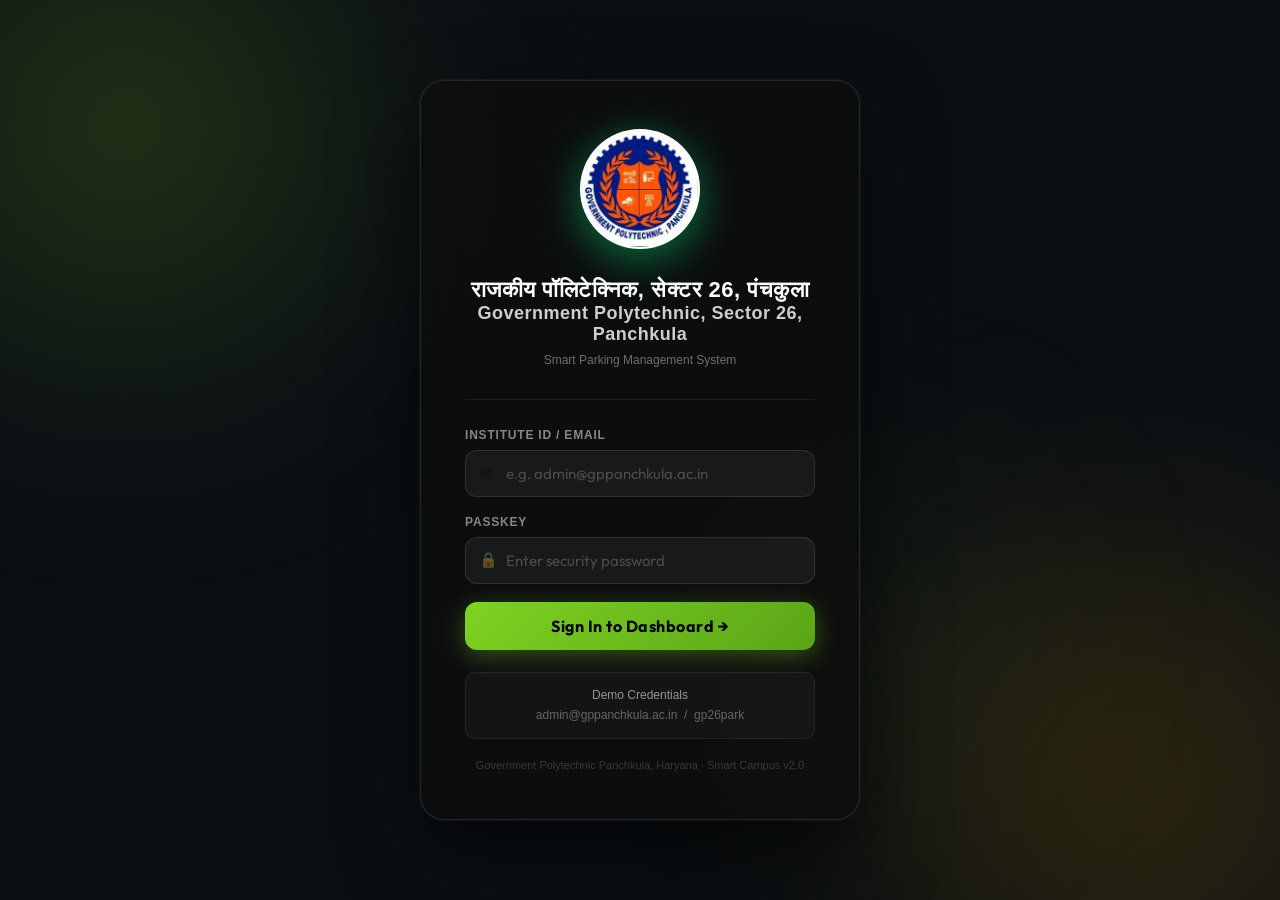
<file: login.html>
<!DOCTYPE html>
<html lang="en">
<head>
<meta charset="UTF-8">
<meta name="viewport" content="width=device-width, initial-scale=1.0">
<title>Government Polytechnic — Login</title>
<link rel="preconnect" href="https://fonts.googleapis.com">
<link href="https://fonts.googleapis.com/css2?family=Outfit:wght@300;400;500;600;700&display=swap" rel="stylesheet">
<style>
  *, *::before, *::after { margin:0; padding:0; box-sizing:border-box; }

  body {
    font-family: 'Poppins', 'Inter', sans-serif;
    background: #0B0F14;
    min-height: 100vh;
    display: flex;
    align-items: center;
    justify-content: center;
    overflow: hidden;
    position: relative;
  }

  /* Animated background orbs */
  .orb {
    position: fixed;
    border-radius: 50%;
    filter: blur(130px);
    z-index: 0;
    pointer-events: none;
  }
  .orb-1 {
    width: 550px; height: 550px;
    background: radial-gradient(circle, rgba(126,211,33,0.35), transparent 70%);
    top: -150px; left: -150px;
    animation: drift1 18s ease-in-out infinite alternate;
  }
  .orb-2 {
    width: 600px; height: 600px;
    background: radial-gradient(circle, rgba(255,183,3,0.25), transparent 70%);
    bottom: -180px; right: -150px;
    animation: drift2 22s ease-in-out infinite alternate;
  }
  .orb-3 {
    width: 350px; height: 350px;
    background: radial-gradient(circle, rgba(126,211,33,0.12), transparent 70%);
    top: 50%; left: 55%;
    animation: drift3 15s ease-in-out infinite alternate;
  }
  @keyframes drift1 { 0%{transform:translate(0,0);} 100%{transform:translate(120px,100px);} }
  @keyframes drift2 { 0%{transform:translate(0,0);} 100%{transform:translate(-80px,-120px);} }
  @keyframes drift3 { 0%{transform:translate(0,0);} 100%{transform:translate(-60px,80px);} }

  /* Card */
  .login-card {
    position: relative;
    z-index: 10;
    background: rgba(14,14,14,0.75);
    border: 1px solid rgba(255,255,255,0.1);
    backdrop-filter: blur(24px);
    border-radius: 24px;
    padding: 48px 44px;
    width: 100%;
    max-width: 440px;
    box-shadow: 0 32px 80px rgba(0,0,0,0.6), 0 0 0 1px rgba(126,211,33,0.08);
    animation: slideUp 0.6s cubic-bezier(0.4,0,0.2,1);
  }
  @keyframes slideUp {
    from { opacity:0; transform:translateY(32px); }
    to   { opacity:1; transform:translateY(0); }
  }

  /* Logo area */
  .login-logo {
    text-align: center;
    margin-bottom: 32px;
  }
  .p-icon-img {
    width: 120px;
    height: auto;
    object-fit: contain;
    margin-bottom: 24px;
    filter: drop-shadow(0 10px 20px rgba(0, 255, 136, 0.4));
    transition: transform 0.4s ease;
    border-radius: 50%; /* Background removal fix */
    background: #ffffff; /* Contrast fix */
    padding: 2px;
  }
  .p-icon-img:hover { transform: scale(1.05) rotate(2deg); }
  .login-logo h1 {
    font-size: 22px;
    font-weight: 700;
    color: #fff;
    letter-spacing: 0.5px;
    font-family: 'Poppins', sans-serif;
  }
  .login-logo h2 {
      font-size: 16px;
      color: var(--color-primary);
      margin-top: 4px;
      font-weight: 600;
  }
  .login-logo p {
    font-size: 12px;
    color: rgba(255,255,255,0.4);
    margin-top: 8px;
    font-weight: 400;
  }

  /* Divider */
  .divider {
    border: none;
    border-top: 1px solid rgba(255,255,255,0.07);
    margin: 0 0 28px;
  }

  /* Form */
  .form-group { margin-bottom: 18px; }
  .form-group label {
    display: block;
    font-size: 12px;
    font-weight: 600;
    color: rgba(255,255,255,0.5);
    text-transform: uppercase;
    letter-spacing: 0.8px;
    margin-bottom: 8px;
  }
  .input-wrap {
    position: relative;
  }
  .input-wrap .icon {
    position: absolute;
    left: 14px;
    top: 50%;
    transform: translateY(-50%);
    opacity: 0.35;
    pointer-events: none;
    font-size: 15px;
  }
  input[type="email"],
  input[type="password"] {
    width: 100%;
    background: rgba(255,255,255,0.05);
    border: 1px solid rgba(255,255,255,0.1);
    border-radius: 12px;
    color: #fff;
    font-size: 15px;
    font-family: 'Outfit', sans-serif;
    padding: 13px 14px 13px 40px;
    outline: none;
    transition: border-color 0.3s, box-shadow 0.3s, background 0.3s;
  }
  input[type="email"]:focus,
  input[type="password"]:focus {
    border-color: #7ed321;
    background: rgba(126,211,33,0.04);
    box-shadow: 0 0 0 3px rgba(126,211,33,0.12);
  }
  input::placeholder { color: rgba(255,255,255,0.22); }

  /* Error */
  .error-msg {
    display: none;
    background: rgba(239,68,68,0.12);
    border: 1px solid rgba(239,68,68,0.3);
    color: #f87171;
    font-size: 13px;
    border-radius: 10px;
    padding: 10px 14px;
    margin-bottom: 18px;
    text-align: center;
  }
  .error-msg.show { display: block; animation: shake 0.35s ease; }
  @keyframes shake {
    0%,100%{transform:translateX(0)} 25%{transform:translateX(-6px)} 75%{transform:translateX(6px)}
  }

  /* Login button */
  .login-btn {
    width: 100%;
    padding: 14px;
    background: linear-gradient(135deg, #7ed321, #5aa518);
    color: #000;
    font-size: 16px;
    font-weight: 700;
    font-family: 'Outfit', sans-serif;
    border: none;
    border-radius: 12px;
    cursor: pointer;
    letter-spacing: 0.5px;
    transition: all 0.25s;
    box-shadow: 0 6px 24px rgba(126,211,33,0.35);
    position: relative;
    overflow: hidden;
  }
  .login-btn:hover {
    transform: translateY(-2px);
    box-shadow: 0 10px 32px rgba(126,211,33,0.5);
  }
  .login-btn:active { transform: translateY(0); }
  .login-btn.loading { pointer-events: none; opacity: 0.8; }

  /* Hint */
  .hint {
    margin-top: 22px;
    background: rgba(255,255,255,0.03);
    border: 1px solid rgba(255,255,255,0.06);
    border-radius: 10px;
    padding: 12px 16px;
    font-size: 12px;
    color: rgba(255,255,255,0.35);
    text-align: center;
    line-height: 1.7;
  }
  .hint b { color: rgba(255,255,255,0.55); font-weight: 500; }

  /* Footer */
  .login-footer {
    text-align: center;
    margin-top: 20px;
    font-size: 11px;
    color: rgba(255,255,255,0.18);
  }
</style>
</head>
<body>

<!-- Background Orbs -->
<div class="orb orb-1"></div>
<div class="orb orb-2"></div>
<div class="orb orb-3"></div>

<div class="login-card">

  <div class="login-logo">
    <img src="gp_logo.jpeg" alt="GP Panchkula Logo" class="p-icon-img">
    <h1>राजकीय पॉलिटेक्निक, सेक्टर 26, पंचकुला</h1>
    <h1 style="font-size:18px; opacity:0.8;">Government Polytechnic, Sector 26, Panchkula</h1>
    <p>Smart Parking Management System</p>
  </div>

  <hr class="divider">

  <div id="error-msg" class="error-msg">❌ Invalid email or password. Please try again.</div>

  <form id="login-form" onsubmit="handleLogin(event)">
    <div class="form-group">
      <label>Institute ID / Email</label>
      <div class="input-wrap">
        <span class="icon">✉</span>
        <input type="email" id="email" placeholder="e.g. admin@gppanchkula.ac.in" autocomplete="email" required>
      </div>
    </div>

    <div class="form-group">
      <label>Passkey</label>
      <div class="input-wrap">
        <span class="icon">🔒</span>
        <input type="password" id="password" placeholder="Enter security password" autocomplete="current-password" required>
      </div>
    </div>

    <button type="submit" class="login-btn" id="login-btn">
      Sign In to Dashboard →
    </button>
  </form>

  <div class="hint">
    <b>Demo Credentials</b><br>
    admin@gppanchkula.ac.in &nbsp;/&nbsp; gp26park
  </div>

  <div class="login-footer">Government Polytechnic Panchkula, Haryana · Smart Campus v2.0</div>

</div>

<script>
  // If already logged in, skip to dashboard
  if (sessionStorage.getItem('pc_auth') === 'true') {
    window.location.href = 'index.html';
  }

  function handleLogin(e) {
    e.preventDefault();
    const email = document.getElementById('email').value.trim();
    const pass  = document.getElementById('password').value;
    const btn   = document.getElementById('login-btn');
    const err   = document.getElementById('error-msg');

    btn.classList.add('loading');
    btn.textContent = 'Signing in...';
    err.classList.remove('show');

    // Simulate brief network delay for realism
    setTimeout(() => {
      if (email === 'admin@gppanchkula.ac.in' && pass === 'gp26park') {
        sessionStorage.setItem('pc_auth', 'true');
        sessionStorage.setItem('pc_user', email);
        btn.textContent = '✓ Success! Redirecting...';
        setTimeout(() => { window.location.href = 'index.html'; }, 600);
      } else {
        btn.classList.remove('loading');
        btn.textContent = 'Sign In to Dashboard →';
        err.classList.add('show');
        document.getElementById('password').value = '';
        document.getElementById('password').focus();
      }
    }, 700);
  }
</script>
</body>
</html>
</file>
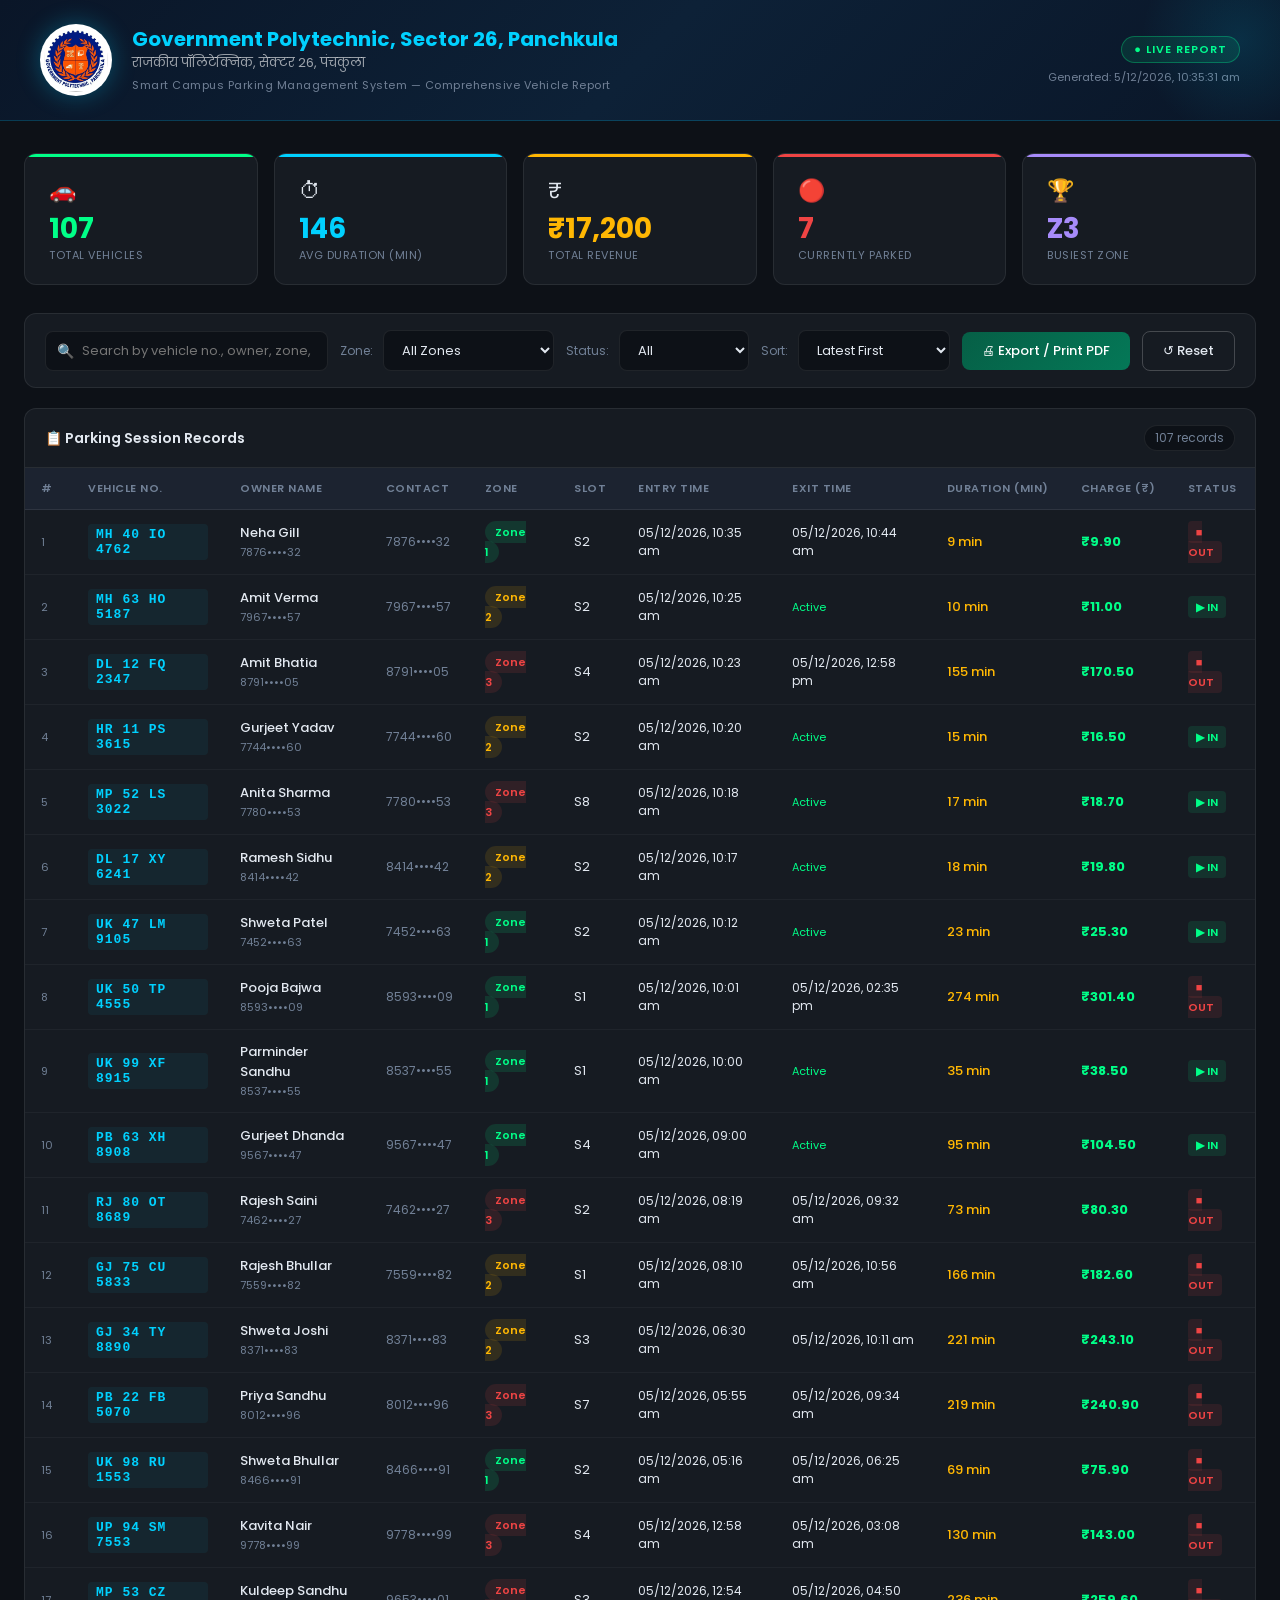
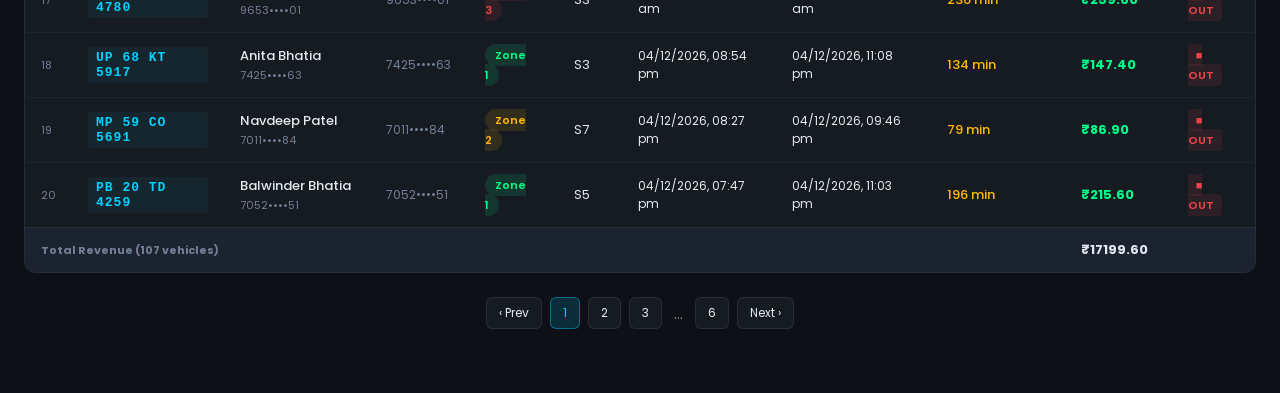
<file: report.html>
<!DOCTYPE html>
<html lang="en">
<head>
  <meta charset="UTF-8">
  <meta name="viewport" content="width=device-width, initial-scale=1.0">
  <title>Parking Report — Government Polytechnic, Sector 26, Panchkula</title>
  <meta name="description" content="Full parking session report with vehicle numbers, owner info, zone allocation, duration and charges.">
  <link href="https://fonts.googleapis.com/css2?family=Poppins:wght@300;400;500;600;700;800&display=swap" rel="stylesheet">
  <style>
    :root {
      --bg: #0d1117;
      --surface: #161b22;
      --surface2: #1c2330;
      --border: rgba(255,255,255,0.08);
      --accent: #00ff88;
      --accent2: #00d1ff;
      --warn: #ffb703;
      --red: #ef4444;
      --text: #e2e8f0;
      --text-dim: #718096;
      --radius: 12px;
    }

    * { margin: 0; padding: 0; box-sizing: border-box; }

    body {
      background: var(--bg);
      color: var(--text);
      font-family: 'Poppins', sans-serif;
      min-height: 100vh;
    }

    /* ── HEADER ── */
    .header {
      background: linear-gradient(135deg, #0a1628 0%, #0d2137 50%, #0a1628 100%);
      border-bottom: 1px solid rgba(0,209,255,0.2);
      padding: 24px 40px;
      display: flex;
      align-items: center;
      gap: 20px;
      position: relative;
      overflow: hidden;
    }
    .header::before {
      content: '';
      position: absolute;
      top: -60px; right: -60px;
      width: 200px; height: 200px;
      background: radial-gradient(circle, rgba(0,209,255,0.12) 0%, transparent 70%);
      pointer-events: none;
    }
    .header-logo {
      height: 72px; width: 72px;
      border-radius: 50%;
      background: white;
      padding: 4px;
      object-fit: contain;
      box-shadow: 0 0 24px rgba(0,209,255,0.3);
    }
    .header-text h1 {
      font-size: 20px;
      font-weight: 700;
      color: var(--accent2);
      line-height: 1.2;
    }
    .header-text .hin {
      font-size: 13px;
      color: rgba(255,255,255,0.6);
      margin-top: 2px;
    }
    .header-text .tagline {
      font-size: 11px;
      color: var(--text-dim);
      margin-top: 4px;
      letter-spacing: 0.5px;
    }
    .header-right {
      margin-left: auto;
      text-align: right;
    }
    .report-badge {
      background: rgba(0,255,136,0.1);
      border: 1px solid rgba(0,255,136,0.3);
      color: var(--accent);
      padding: 4px 12px;
      border-radius: 20px;
      font-size: 11px;
      font-weight: 600;
      letter-spacing: 1px;
      text-transform: uppercase;
      display: inline-block;
      margin-bottom: 6px;
    }
    .gen-time {
      font-size: 11px;
      color: var(--text-dim);
    }

    /* ── CONTENT WRAPPER ── */
    .container {
      max-width: 1280px;
      margin: 0 auto;
      padding: 32px 24px;
    }

    /* ── KPI CARDS ── */
    .kpi-grid {
      display: grid;
      grid-template-columns: repeat(auto-fit, minmax(180px, 1fr));
      gap: 16px;
      margin-bottom: 28px;
    }
    .kpi-card {
      background: var(--surface);
      border: 1px solid var(--border);
      border-radius: var(--radius);
      padding: 20px 24px;
      position: relative;
      overflow: hidden;
      transition: transform 0.2s, box-shadow 0.2s;
    }
    .kpi-card:hover {
      transform: translateY(-2px);
      box-shadow: 0 8px 24px rgba(0,0,0,0.3);
    }
    .kpi-card::before {
      content: '';
      position: absolute;
      top: 0; left: 0; right: 0;
      height: 3px;
    }
    .kpi-card.green::before  { background: var(--accent); }
    .kpi-card.blue::before   { background: var(--accent2); }
    .kpi-card.yellow::before { background: var(--warn); }
    .kpi-card.red::before    { background: var(--red); }
    .kpi-card.purple::before { background: #a78bfa; }
    .kpi-icon {
      font-size: 22px;
      margin-bottom: 8px;
    }
    .kpi-val {
      font-size: 28px;
      font-weight: 700;
      line-height: 1;
      margin-bottom: 4px;
    }
    .kpi-card.green  .kpi-val { color: var(--accent); }
    .kpi-card.blue   .kpi-val { color: var(--accent2); }
    .kpi-card.yellow .kpi-val { color: var(--warn); }
    .kpi-card.red    .kpi-val { color: var(--red); }
    .kpi-card.purple .kpi-val { color: #a78bfa; }
    .kpi-lbl {
      font-size: 11px;
      color: var(--text-dim);
      text-transform: uppercase;
      letter-spacing: 0.5px;
    }

    /* ── TOOLBAR ── */
    .toolbar {
      background: var(--surface);
      border: 1px solid var(--border);
      border-radius: var(--radius);
      padding: 16px 20px;
      display: flex;
      flex-wrap: wrap;
      gap: 12px;
      align-items: center;
      margin-bottom: 20px;
    }
    .search-wrap {
      position: relative;
      flex: 1;
      min-width: 200px;
    }
    .search-icon {
      position: absolute;
      left: 12px;
      top: 50%;
      transform: translateY(-50%);
      color: var(--text-dim);
      font-size: 14px;
      pointer-events: none;
    }
    input[type="text"], select {
      background: var(--bg);
      border: 1px solid var(--border);
      border-radius: 8px;
      color: var(--text);
      font-family: 'Poppins', sans-serif;
      font-size: 13px;
      padding: 9px 14px 9px 36px;
      outline: none;
      transition: border-color 0.2s;
      width: 100%;
    }
    select { padding-left: 14px; }
    input[type="text"]:focus, select:focus {
      border-color: rgba(0,209,255,0.5);
    }
    .btn {
      background: linear-gradient(135deg, #0a3d62, #0d5c8a);
      color: #fff;
      border: none;
      border-radius: 8px;
      padding: 9px 20px;
      font-size: 13px;
      font-family: 'Poppins', sans-serif;
      font-weight: 500;
      cursor: pointer;
      transition: opacity 0.2s, transform 0.15s;
      white-space: nowrap;
    }
    .btn:hover { opacity: 0.9; transform: translateY(-1px); }
    .btn.green-btn {
      background: linear-gradient(135deg, #065f46, #047857);
    }
    .btn.outline-btn {
      background: transparent;
      border: 1px solid rgba(255,255,255,0.2);
      color: var(--text);
    }
    .filter-row {
      display: flex;
      gap: 10px;
      flex-wrap: wrap;
      align-items: center;
    }
    .filter-row label {
      font-size: 12px;
      color: var(--text-dim);
      white-space: nowrap;
    }
    .filter-row select {
      min-width: 130px;
      flex: 1;
    }

    /* ── TABLE ── */
    .table-wrap {
      background: var(--surface);
      border: 1px solid var(--border);
      border-radius: var(--radius);
      overflow: hidden;
      margin-bottom: 24px;
    }
    .table-header {
      display: flex;
      align-items: center;
      justify-content: space-between;
      padding: 16px 20px;
      border-bottom: 1px solid var(--border);
    }
    .table-header h2 {
      font-size: 14px;
      font-weight: 600;
      color: var(--text);
    }
    .row-count {
      font-size: 12px;
      color: var(--text-dim);
      background: var(--bg);
      padding: 3px 10px;
      border-radius: 20px;
      border: 1px solid var(--border);
    }
    .table-scroll { overflow-x: auto; }
    table {
      width: 100%;
      border-collapse: collapse;
      font-size: 13px;
    }
    thead th {
      background: var(--surface2);
      color: var(--text-dim);
      font-size: 11px;
      font-weight: 600;
      text-transform: uppercase;
      letter-spacing: 0.5px;
      padding: 12px 16px;
      text-align: left;
      border-bottom: 1px solid var(--border);
      white-space: nowrap;
      cursor: pointer;
      user-select: none;
    }
    thead th:hover { color: var(--text); }
    thead th.sort-asc::after  { content: ' ▲'; font-size: 9px; }
    thead th.sort-desc::after { content: ' ▼'; font-size: 9px; }
    tbody tr {
      border-bottom: 1px solid rgba(255,255,255,0.04);
      transition: background 0.15s;
    }
    tbody tr:hover { background: var(--surface2); }
    tbody tr.hidden-row { display: none; }
    td { padding: 12px 16px; vertical-align: middle; }
    td:first-child { color: var(--text-dim); font-size: 11px; }
    .plate-cell {
      font-family: 'Courier New', monospace;
      font-weight: 700;
      font-size: 13px;
      letter-spacing: 1px;
      color: var(--accent2);
      background: rgba(0,209,255,0.06);
      padding: 3px 8px;
      border-radius: 4px;
      display: inline-block;
    }
    .zone-badge {
      padding: 3px 10px;
      border-radius: 20px;
      font-size: 11px;
      font-weight: 600;
    }
    .zone-1 { background: rgba(0,255,136,0.12); color: var(--accent); }
    .zone-2 { background: rgba(255,183,3,0.12);  color: var(--warn); }
    .zone-3 { background: rgba(239,68,68,0.12);  color: var(--red); }
    .owner-name { font-weight: 500; color: var(--text); }
    .owner-sub  { font-size: 11px; color: var(--text-dim); margin-top: 1px; }
    .duration-cell { color: var(--warn); font-weight: 500; }
    .price-cell { color: var(--accent); font-weight: 700; }
    .status-in  { 
      background: rgba(0,255,136,0.1); color: var(--accent);
      padding: 3px 8px; border-radius: 4px; font-size: 11px; font-weight: 600;
    }
    .status-out {
      background: rgba(239,68,68,0.1); color: var(--red);
      padding: 3px 8px; border-radius: 4px; font-size: 11px; font-weight: 600;
    }
    tfoot td {
      background: var(--surface2);
      color: var(--text);
      font-weight: 700;
      padding: 12px 16px;
      font-size: 13px;
      border-top: 1px solid var(--border);
    }

    /* ── PAGINATION ── */
    .pagination {
      display: flex;
      align-items: center;
      gap: 8px;
      justify-content: center;
      margin-bottom: 32px;
      flex-wrap: wrap;
    }
    .page-btn {
      background: var(--surface);
      border: 1px solid var(--border);
      color: var(--text);
      border-radius: 6px;
      padding: 6px 12px;
      font-size: 12px;
      cursor: pointer;
      font-family: 'Poppins', sans-serif;
      transition: background 0.15s;
    }
    .page-btn:hover, .page-btn.active {
      background: rgba(0,209,255,0.15);
      border-color: rgba(0,209,255,0.4);
      color: var(--accent2);
    }

    /* ── PRINT ── */
    @media print {
      body { background: #fff; color: #000; }
      .header { background: #0a3d62; }
      .no-print { display: none !important; }
      .table-wrap { border: 1px solid #ccc; }
      tbody tr:hover { background: transparent; }
      thead th { background: #0a3d62; color: #fff; }
      tfoot td { background: #0a3d62; color: #fff; }
      .plate-cell { color: #0a3d62; background: #e8f4f8; }
    }

    /* ── RESPONSIVE ── */
    @media (max-width: 768px) {
      .header { padding: 16px 20px; flex-wrap: wrap; }
      .container { padding: 16px; }
      .kpi-grid { grid-template-columns: repeat(2, 1fr); }
    }
  </style>
</head>
<body>

<!-- ── HEADER ── -->
<div class="header">
  <img src="gp_logo.jpeg" alt="GP Panchkula Logo" class="header-logo">
  <div class="header-text">
    <h1>Government Polytechnic, Sector 26, Panchkula</h1>
    <div class="hin">राजकीय पॉलिटेक्निक, सेक्टर 26, पंचकुला</div>
    <div class="tagline">Smart Campus Parking Management System — Comprehensive Vehicle Report</div>
  </div>
  <div class="header-right no-print">
    <div class="report-badge">● Live Report</div>
    <div class="gen-time" id="gen-time"></div>
  </div>
</div>

<!-- ── MAIN CONTENT ── -->
<div class="container">

  <!-- KPI Cards -->
  <div class="kpi-grid" id="kpi-grid">
    <div class="kpi-card green">
      <div class="kpi-icon">🚗</div>
      <div class="kpi-val" id="kpi-total">—</div>
      <div class="kpi-lbl">Total Vehicles</div>
    </div>
    <div class="kpi-card blue">
      <div class="kpi-icon">⏱</div>
      <div class="kpi-val" id="kpi-avg-dur">—</div>
      <div class="kpi-lbl">Avg Duration (min)</div>
    </div>
    <div class="kpi-card yellow">
      <div class="kpi-icon">₹</div>
      <div class="kpi-val" id="kpi-revenue">—</div>
      <div class="kpi-lbl">Total Revenue</div>
    </div>
    <div class="kpi-card red">
      <div class="kpi-icon">🔴</div>
      <div class="kpi-val" id="kpi-active">—</div>
      <div class="kpi-lbl">Currently Parked</div>
    </div>
    <div class="kpi-card purple">
      <div class="kpi-icon">🏆</div>
      <div class="kpi-val" id="kpi-top-zone">—</div>
      <div class="kpi-lbl">Busiest Zone</div>
    </div>
  </div>

  <!-- Toolbar -->
  <div class="toolbar no-print">
    <div class="search-wrap">
      <span class="search-icon">🔍</span>
      <input type="text" id="globalSearch" placeholder="Search by vehicle no., owner, zone, slot..." oninput="applyFilters()">
    </div>
    <div class="filter-row">
      <label>Zone:</label>
      <select id="filterZone" onchange="applyFilters()">
        <option value="">All Zones</option>
        <option value="Zone 1">Zone 1 (Premium)</option>
        <option value="Zone 2">Zone 2 (Standard)</option>
        <option value="Zone 3">Zone 3 (Economy)</option>
      </select>
    </div>
    <div class="filter-row">
      <label>Status:</label>
      <select id="filterStatus" onchange="applyFilters()">
        <option value="">All</option>
        <option value="in">Currently IN</option>
        <option value="out">Exited</option>
      </select>
    </div>
    <div class="filter-row">
      <label>Sort:</label>
      <select id="sortBy" onchange="applyFilters()">
        <option value="time_desc">Latest First</option>
        <option value="time_asc">Oldest First</option>
        <option value="price_desc">Highest Charge</option>
        <option value="dur_desc">Longest Stay</option>
      </select>
    </div>
    <button class="btn green-btn" onclick="window.print()">🖨 Export / Print PDF</button>
    <button class="btn outline-btn" onclick="resetFilters()">↺ Reset</button>
  </div>

  <!-- Table -->
  <div class="table-wrap">
    <div class="table-header">
      <h2>📋 Parking Session Records</h2>
      <span class="row-count" id="row-count">Loading…</span>
    </div>
    <div class="table-scroll">
      <table id="reportTable">
        <thead>
          <tr>
            <th>#</th>
            <th>Vehicle No.</th>
            <th>Owner Name</th>
            <th>Contact</th>
            <th>Zone</th>
            <th>Slot</th>
            <th>Entry Time</th>
            <th>Exit Time</th>
            <th>Duration (min)</th>
            <th>Charge (₹)</th>
            <th>Status</th>
          </tr>
        </thead>
        <tbody id="reportBody"></tbody>
        <tfoot>
          <tr>
            <td colspan="9" id="foot-label">Total Revenue</td>
            <td id="foot-total" colspan="2">—</td>
          </tr>
        </tfoot>
      </table>
    </div>
  </div>

  <!-- Pagination -->
  <div class="pagination no-print" id="pagination"></div>

</div>

<script>
// ── DATA GENERATION ──────────────────────────────────────────
const OWNER_FIRST = ['Rajesh','Suresh','Amit','Priya','Neha','Rahul','Vijay','Kavita','Deepak','Sunita','Harpreet','Gurpreet','Mandeep','Simran','Arjun','Pooja','Ramesh','Anita','Sandeep','Meena','Ajay','Shweta','Vinod','Rekha','Kuldeep','Parminder','Navdeep','Jasmine','Gurjeet','Balwinder'];
const OWNER_LAST  = ['Sharma','Verma','Singh','Kumar','Gupta','Kaur','Bansal','Yadav','Mehta','Joshi','Dhaliwal','Sidhu','Bhatia','Grewal','Chauhan','Tiwari','Patel','Nair','Chopra','Gill','Sethi','Arora','Malhotra','Bhatt','Sandhu','Bhullar','Saini','Bajwa','Kamboj','Dhanda'];
const STATES = ['HR','DL','PB','UP','CH','RJ','MH','GJ','MP','UK'];
const ZONES  = ['Zone 1','Zone 2','Zone 3'];
const ZONE_SLOTS = { 'Zone 1': 8, 'Zone 2': 8, 'Zone 3': 8 };

function ri(a,b){ return Math.floor(Math.random()*(b-a+1))+a; }
function rc(arr){ return arr[Math.floor(Math.random()*arr.length)]; }
function rl(n){ const a='ABCDEFGHIJKLMNOPQRSTUVWXYZ'; return Array.from({length:n},()=>a[ri(0,25)]).join(''); }

function genPlate() {
  return `${rc(STATES)} ${ri(10,99)} ${rl(2)} ${ri(1000,9999)}`;
}
function genOwner() {
  return rc(OWNER_FIRST) + ' ' + rc(OWNER_LAST);
}
function genPhone() {
  const prefix = rc(['98','97','96','95','94','93','92','91','90','87','86','85','84','83','82','81','80','79','78','77','75','74','73','70']);
  return prefix + String(ri(10000000,99999999));
}

// Build records
const records = [];
const NOW = Date.now();

// Generate 80-100 historical records (last 3 days)
const total = ri(80, 100);
for (let i = 0; i < total; i++) {
  const zone = rc(ZONES);
  const slotNum = ri(1, ZONE_SLOTS[zone]);
  const slotId = `S${slotNum}`;
  const inTime = new Date(NOW - ri(0,3)*86400000 - ri(0,23)*3600000 - ri(0,59)*60000);
  const duration = ri(8, 280);
  const outTime = new Date(inTime.getTime() + duration * 60000);
  const zoneRate = zone === 'Zone 1' ? 5 : zone === 'Zone 2' ? 3 : 1.1;
  const price = (duration * 1.1).toFixed(2);

  records.push({
    vehicle: genPlate(),
    owner: genOwner(),
    phone: genPhone(),
    zone, slot: slotId,
    inTime, outTime,
    duration,
    price: parseFloat(price),
    status: 'out'
  });
}

// Add 4-8 "currently parked" vehicles
const activeCount = ri(4, 8);
for (let i = 0; i < activeCount; i++) {
  const zone = rc(ZONES);
  const fakeIn = new Date(NOW - ri(5, 120) * 60000);
  const elapsed = Math.floor((NOW - fakeIn) / 60000);
  records.push({
    vehicle: genPlate(),
    owner: genOwner(),
    phone: genPhone(),
    zone, slot: `S${ri(1, 8)}`,
    inTime: fakeIn,
    outTime: null,
    duration: elapsed,
    price: parseFloat((elapsed * 1.1).toFixed(2)),
    status: 'in'
  });
}

records.sort((a, b) => b.inTime - a.inTime);

// ── FORMATTING HELPERS ───────────────────────────────────────
function fmtDate(d) {
  if (!d) return '—';
  return d.toLocaleString('en-IN', {
    day: '2-digit', month: '2-digit', year: 'numeric',
    hour: '2-digit', minute: '2-digit', hour12: true,
    timeZone: 'Asia/Kolkata'
  });
}
function maskPhone(ph) {
  return ph.slice(0,4) + '••••' + ph.slice(-2);
}

// ── PAGINATION STATE ─────────────────────────────────────────
let PAGE = 1;
const PER_PAGE = 20;
let filteredRecords = [...records];

// ── RENDER ───────────────────────────────────────────────────
function renderTable(data, page) {
  const tbody = document.getElementById('reportBody');
  const start = (page - 1) * PER_PAGE;
  const slice = data.slice(start, start + PER_PAGE);

  tbody.innerHTML = slice.map((r, idx) => {
    const rowNum = start + idx + 1;
    const zoneCls = r.zone === 'Zone 1' ? 'zone-1' : r.zone === 'Zone 2' ? 'zone-2' : 'zone-3';
    const statusHtml = r.status === 'in'
      ? '<span class="status-in">▶ IN</span>'
      : '<span class="status-out">■ OUT</span>';
    const exitHtml = r.status === 'in'
      ? '<span style="color:var(--accent);font-size:11px">Active</span>'
      : fmtDate(r.outTime);
    return `
      <tr>
        <td>${rowNum}</td>
        <td><span class="plate-cell">${r.vehicle}</span></td>
        <td>
          <div class="owner-name">${r.owner}</div>
          <div class="owner-sub">${maskPhone(r.phone)}</div>
        </td>
        <td style="font-size:12px;color:var(--text-dim)">${maskPhone(r.phone)}</td>
        <td><span class="zone-badge ${zoneCls}">${r.zone}</span></td>
        <td>${r.slot}</td>
        <td style="font-size:12px">${fmtDate(r.inTime)}</td>
        <td style="font-size:12px">${exitHtml}</td>
        <td class="duration-cell">${r.duration} min</td>
        <td class="price-cell">₹${r.price.toFixed(2)}</td>
        <td>${statusHtml}</td>
      </tr>`;
  }).join('');

  // Row count
  document.getElementById('row-count').textContent = `${data.length} records`;

  // Footer
  const tot = data.reduce((s,r) => s + r.price, 0).toFixed(2);
  document.getElementById('foot-label').textContent = `Total Revenue (${data.length} vehicles)`;
  document.getElementById('foot-total').textContent = `₹${tot}`;

  renderPagination(data.length, page);
  updateKPIs(data);
}

function renderPagination(total, current) {
  const pages = Math.ceil(total / PER_PAGE);
  const pg = document.getElementById('pagination');
  if (pages <= 1) { pg.innerHTML = ''; return; }

  let html = `<button class="page-btn" onclick="goPage(${current - 1})" ${current===1?'disabled':''}>‹ Prev</button>`;
  for (let p = 1; p <= pages; p++) {
    if (p === 1 || p === pages || Math.abs(p - current) <= 2) {
      html += `<button class="page-btn ${p===current?'active':''}" onclick="goPage(${p})">${p}</button>`;
    } else if (Math.abs(p - current) === 3) {
      html += `<span style="color:var(--text-dim);padding:0 4px">…</span>`;
    }
  }
  html += `<button class="page-btn" onclick="goPage(${current + 1})" ${current===pages?'disabled':''}>Next ›</button>`;
  pg.innerHTML = html;
}

function goPage(p) {
  const pages = Math.ceil(filteredRecords.length / PER_PAGE);
  PAGE = Math.max(1, Math.min(p, pages));
  renderTable(filteredRecords, PAGE);
  window.scrollTo({ top: 0, behavior: 'smooth' });
}

function updateKPIs(data) {
  document.getElementById('kpi-total').textContent = data.length;
  const avgDur = data.length ? Math.round(data.reduce((s,r) => s+r.duration,0)/data.length) : 0;
  document.getElementById('kpi-avg-dur').textContent = avgDur;
  const rev = data.reduce((s,r) => s+r.price, 0).toFixed(0);
  document.getElementById('kpi-revenue').textContent = '₹' + Number(rev).toLocaleString('en-IN');
  const active = data.filter(r => r.status === 'in').length;
  document.getElementById('kpi-active').textContent = active;

  // Busiest zone
  const zoneCounts = {};
  data.forEach(r => { zoneCounts[r.zone] = (zoneCounts[r.zone]||0) + 1; });
  const top = Object.entries(zoneCounts).sort((a,b)=>b[1]-a[1])[0];
  document.getElementById('kpi-top-zone').textContent = top ? top[0].replace('Zone ','Z') : '—';
}

// ── FILTERS ─────────────────────────────────────────────────
function applyFilters() {
  const q    = document.getElementById('globalSearch').value.toLowerCase().trim();
  const zone = document.getElementById('filterZone').value;
  const stat = document.getElementById('filterStatus').value;
  const sort = document.getElementById('sortBy').value;

  filteredRecords = records.filter(r => {
    const matchQ = !q || [r.vehicle, r.owner, r.phone, r.zone, r.slot].some(v => v.toLowerCase().includes(q));
    const matchZ = !zone || r.zone === zone;
    const matchS = !stat || r.status === stat;
    return matchQ && matchZ && matchS;
  });

  // Sort
  filteredRecords.sort((a,b) => {
    if (sort === 'time_asc')   return a.inTime - b.inTime;
    if (sort === 'price_desc') return b.price - a.price;
    if (sort === 'dur_desc')   return b.duration - a.duration;
    return b.inTime - a.inTime; // time_desc default
  });

  PAGE = 1;
  renderTable(filteredRecords, PAGE);
}

function resetFilters() {
  document.getElementById('globalSearch').value = '';
  document.getElementById('filterZone').value   = '';
  document.getElementById('filterStatus').value = '';
  document.getElementById('sortBy').value       = 'time_desc';
  filteredRecords = [...records];
  PAGE = 1;
  renderTable(filteredRecords, PAGE);
}

// ── INIT ─────────────────────────────────────────────────────
document.getElementById('gen-time').textContent =
  'Generated: ' + new Date().toLocaleString('en-IN', {timeZone:'Asia/Kolkata'});

filteredRecords = [...records];
renderTable(filteredRecords, 1);
</script>
</body>
</html>
</file>
